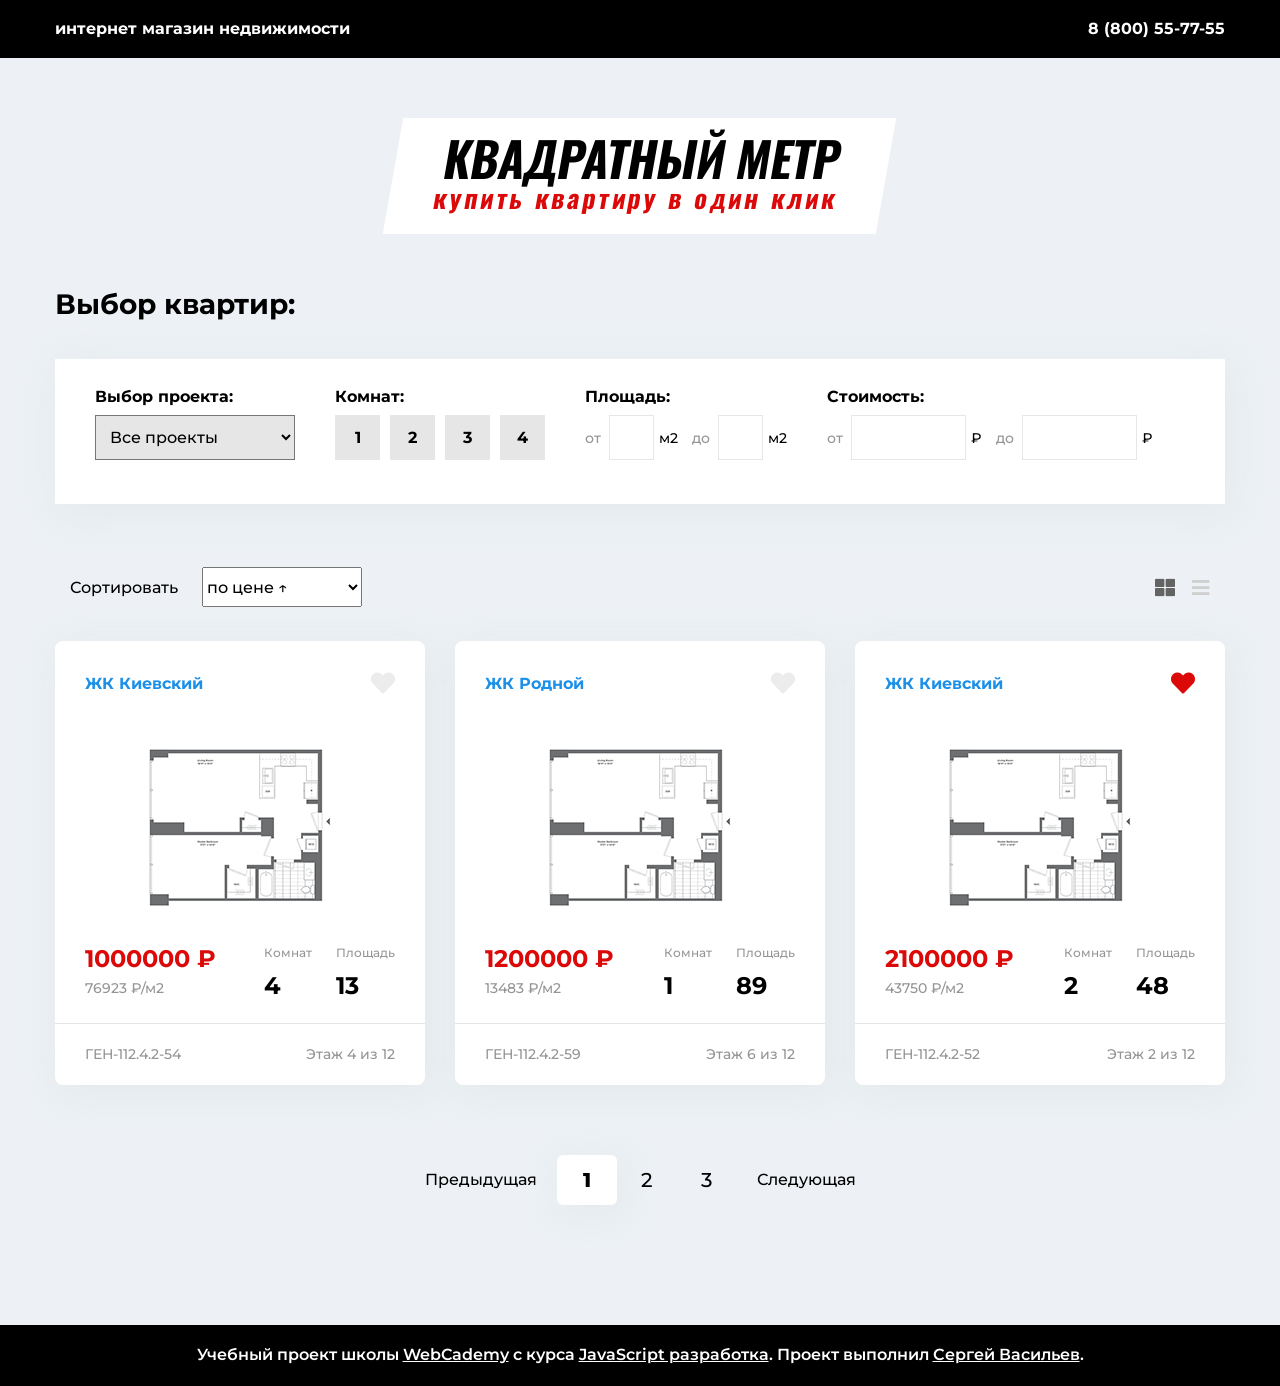
<file: index.html>
<!DOCTYPE html>
<html lang="ru">

<head>
	<meta charset="UTF-8">
	<title>Главная - магазин "Квадратный метр"</title>
	<link rel="stylesheet" href="libs/bootstrap/css/bootstrap.min.css">
	<link rel="stylesheet" href="css/main.css">
	<link rel="stylesheet" href="https://cdnjs.cloudflare.com/ajax/libs/font-awesome/5.8.2/css/all.min.css">
	<link
		href="https://fonts.googleapis.com/css?family=Montserrat:500,600,700,800|Oswald:700&display=swap&subset=cyrillic-ext"
		rel="stylesheet">

</head>

<body>

	<div class="top-panel">
		<div class="top-panel__container">
			<div class="top-panel__title">интернет магазин недвижимости</div>
			<div class="top-panel__phone"><a href="tel:+8800557755">8 (800) 55-77-55</a></div>
		</div>
	</div>

	<div class="logo-wrapper">
		<div class="logo">
			<div class="logo__title">КВАДРАТНЫЙ МЕТР</div>
			<div class="logo__subtitle">купить квартиру в один клик</div>
		</div>
	</div>

	<div class="container p-0">
		<div class="heading-1">Выбор квартир:</div>
		<div class="filter">
			<div class="filter__col">
				<div class="filter__label">Выбор проекта:</div>
				<select name="" id="" class="filter__dropdown" data-filter-label>
					<option value="">Все проекты</option>

				</select>
			</div>
			<div class="filter__col rooms">
				<div class="filter__label">Комнат:</div>
				<div class="rooms__wrapper">
					<input type="checkbox" id="rooms_1" class="rooms__checkbox" data-filter-rooms="1"><label for="rooms_1"
						class="rooms__btn">1</label>
					<input type="checkbox" id="rooms_2" class="rooms__checkbox" data-filter-rooms="2"><label for="rooms_2"
						class="rooms__btn ">2</label>
					<input type="checkbox" id="rooms_3" class="rooms__checkbox" data-filter-rooms="3"><label for="rooms_3"
						class="rooms__btn">3</label>
					<input type="checkbox" id="rooms_4" class="rooms__checkbox" data-filter-rooms="4"><label for="rooms_4"
						class="rooms__btn">4</label>
				</div>
			</div>
			<div class="filter__col">
				<div class="filter__label">Площадь:</div>
				<div class="range__wrapper">
					<div class="range">
						<label for="" class="range__label">от</label>
						<input type="number" data-range-min class="range__input">
						<div class="range__value" >м2</div>
					</div>
					<div class="range">
						<label for="" class="range__label">до</label>
						<input type="number" data-range-max class="range__input">
						<div class="range__value"  >м2</div>
					</div>
				</div>
			</div>
			<div class="filter__col">
				<div class="filter__label">Стоимость:</div>
				<div class="range__wrapper">
					<div class="range">
						<label for="" class="range__label">от</label>
						<input type="number" class="range__input range__input--price" data-price-min>
						<div class="range__value">₽</div>
					</div>
					<div class="range">
						<label for="" class="range__label">до</label>
						<input type="number" class="range__input range__input--price" data-price-max>
						<div class="range__value">₽</div>
					</div>
				</div>
			</div>
		</div>
		<div class="filter__buttons" style="display: none; text-align: center;">
			<button class="filter__reset " data-reset-filter>Сбросить фильтр</button>
		</div>
	</div>

	<div class="view-options-wrapper">
		<div class="container">
			<!-- view-options -->
			<div class="view-options">
				<div class="view-options__sort">
					<label for="sort-cards-by" class="view-options__label">Сортировать</label>
					<select id="sort-cards-by" name="" id="" class="view-options__select" data-sorter>
						<option value="priceAsc">по цене ↑</option>
						<option value="priceDesc">по цене ↓</option>
						<option value="squareAsc">по площади ↑</option>
						<option value="squareDesc">по площади ↓</option>
					</select>
				</div>
				<div class="view-options__type">
					<a href="#" class="view-options__type-item view-options__type-item--active" data-view-mode="showcase">
						<i class="fas fa-th-large"></i>
					</a>
					<a href="#" class="view-options__type-item" data-view-mode="table">
						<i class="fas fa-bars"></i>
					</a>
				</div>
			</div>
			<!-- // view-options -->
		</div>
	</div>

	<!-- cards-wrapper -->
	<div data-showcase></div>
	<div data-table></div>



	<!-- pagination -->
	<div data-pages class="pagination">
		<a href="#" class="pagination__link">Предыдущая</a>
		<a href="#" class="pagination__link">Следующая</a>
	</div>
	<!-- // pagination -->

	<div class="footer">
		<div class="contaier">
			<p>Учебный проект школы <a href="https://webcademy.ru/">WebCademy</a> с курса <a
					href="https://webcademy.ru/jscourse/">JavaScript разработка</a>. Проект выполнил <a href="#">Сергей
					Васильев</a>.</p>
		</div>
	</div>

	<script src="https://cdnjs.cloudflare.com/ajax/libs/jquery/3.4.1/jquery.min.js"></script>
	<script src="js/Model.js"></script>
	<script src="js/View-main.js"></script>
	<script src="js/Controller-main.js"></script>
	<script>
		Controller.start()
	</script>


</body>

</html>
</file>
<file: css/main.css>
* {
  box-sizing: border-box;
}
html {
  height: 100%;
}
body {
  height: 100%;
  margin: 0;
  padding: 0;
  font-family: 'Montserrat', sans-serif;
  background-color: #edf1f5;
}
.container {
  max-width: 1170px;
}
.heading-1 {
  color: #000000;
  font-size: 28px;
  font-weight: 700;
  line-height: 40px;
  margin: 0;
}
.top-panel {
  height: 58px;
  background-color: #000000;
  color: #FFF;
  font-size: 16px;
  font-weight: 700;
  line-height: 1;
}
.top-panel__container {
  max-width: 1170px;
  display: -webkit-box;
  display: flex;
  -webkit-box-pack: justify;
          justify-content: space-between;
  -webkit-box-align: center;
          align-items: center;
  height: 100%;
  margin-left: auto;
  margin-right: auto;
}
.top-panel__phone {
  color: #ffffff;
  text-decoration: none;
}
.top-panel__phone a {
  color: #ffffff;
  text-decoration: none;
}
.top-panel__phone a:hover {
  text-decoration: underline;
}
.logo-wrapper {
  padding-top: 60px;
  padding-bottom: 50px;
  text-align: center;
}
.logo {
  display: inline-block;
  margin: 0 auto;
  font-family: 'Oswald', sans-serif;
  -webkit-transform: skewX(-10deg);
          transform: skewX(-10deg);
  background-color: #FFF;
  padding: 20px 45px 16px;
}
.logo__title {
  color: #000000;
  font-size: 48px;
  font-weight: 700;
  line-height: 40px;
}
.logo__subtitle {
  color: #dc0909;
  font-size: 26px;
  font-weight: 700;
  line-height: 40px;
  letter-spacing: 2.86px;
}
.filter {
  display: -webkit-box;
  display: flex;
  margin-top: 35px;
  margin-bottom: 30px;
  box-shadow: 4px 7px 35px rgba(198, 211, 214, 0.3);
  background-color: #ffffff;
  padding: 30px 40px 44px 40px;
}
.filter__col {
  margin-right: 40px;
}
.filter__col:last-child {
  margin-right: 0px;
}
.filter__label {
  color: #000000;
  font-size: 16px;
  font-weight: 700;
  line-height: 1;
  margin-bottom: 10px;
  display: block;
}
.filter__dropdown {
  width: 200px;
  height: 45px;
  background-color: #e6e6e6;
  padding-left: 10px;
  color: #000000;
  font-size: 16px;
  font-weight: 500;
  line-height: 1;
}
.rooms__wrapper {
  display: -webkit-box;
  display: flex;
}
.rooms__checkbox {
  display: none;
}
.rooms__btn {
  margin-bottom: 0;
  width: 45px;
  height: 45px;
  background-color: #e6e6e6;
  color: #000000;
  font-size: 16px;
  font-weight: 700;
  line-height: 45px;
  margin-right: 10px;
  text-align: center;
  cursor: pointer;
}
.rooms__btn:last-child {
  margin-right: 0px;
}
.rooms__btn:hover {
  opacity: 0.8;
}
.rooms__btn--active {
  background-color: #e51414;
  color: #FFF;
}
.range__wrapper {
  display: -webkit-box;
  display: flex;
}
.range {
  display: -webkit-box;
  display: flex;
  -webkit-box-align: center;
          align-items: center;
}
.range:not(:last-child) {
  margin-right: 14px;
}
.range__label {
  color: #959595;
  font-size: 14px;
  font-weight: 500;
  line-height: 1;
  margin-bottom: 0;
  margin-right: 8px;
}
.range__input {
  margin-right: 5px;
  width: 45px;
  height: 45px;
  border: 1px solid #e6e6e6;
  background-color: #ffffff;
  text-align: center;
  color: #000000;
  font-size: 16px;
  font-weight: 500;
  line-height: 45px;
}
.range__input--price {
  width: 115px;
}
.range__value {
  color: #000000;
  font-size: 14px;
  font-weight: 500;
  line-height: 1;
}
.filter__buttons {
  display: -webkit-box;
  display: flex;
  -webkit-box-pack: justify;
          justify-content: space-between;
}
.filter__show {
  width: 940px;
  height: 78px;
  border-radius: 8px;
  background-color: #dc0909;
  border: none;
  color: #ffffff;
  font-size: 18px;
  font-weight: 700;
  line-height: 40px;
}
.filter__show:hover {
  opacity: 0.8;
}
.filter__reset {
  position: relative;
  width: 210px;
  height: 78px;
  padding-right: 24px;
  border: none;
  background-color: transparent;
  color: #b8b8b8;
  font-size: 16px;
  font-weight: 500;
  line-height: 1;
}
.filter__reset:hover {
  opacity: 0.9;
  text-decoration: underline;
}
.filter__reset:after {
  position: absolute;
  content: "";
  display: block;
  width: 14px;
  height: 14px;
  right: 10px;
  top: 50%;
  background-image: url('../img/icons/multiply.png');
  background-repeat: no-repeat;
  -webkit-transform: translateY(-50%);
          transform: translateY(-50%);
}
.card {
  display: -webkit-box;
  display: flex;
  -webkit-box-orient: vertical;
  -webkit-box-direction: normal;
          flex-direction: column;
  margin-bottom: 30px;
  border: none;
  box-shadow: 4px 7px 35px rgba(198, 211, 214, 0.3);
  border-radius: 8px;
  background-color: #ffffff;
}
.card__header {
  display: -webkit-box;
  display: flex;
  -webkit-box-pack: justify;
          justify-content: space-between;
  -webkit-box-align: center;
          align-items: center;
  padding: 25px 30px 15px;
}
.card__title {
  color: #1c90e9;
  font-size: 16px;
  font-weight: 700;
  line-height: 1.3;
  text-decoration: none;
}
.card__title:hover {
  text-decoration: underline;
}
.card__like {
  cursor: pointer;
  font-size: 24px;
  color: #ECECEC;
}
.card__like:hover {
  color: #ff0000;
}
.card__like--active {
  color: #DC0909;
}
.card__like--active:hover {
  opacity: 0.8;
}
.card__img {
  height: 220px;
  display: -webkit-box;
  display: flex;
  -webkit-box-pack: center;
          justify-content: center;
  -webkit-box-align: center;
          align-items: center;
}
.card__desc {
  display: -webkit-box;
  display: flex;
  -webkit-box-pack: justify;
          justify-content: space-between;
  padding: 10px 30px 10px;
}
.card__price {
  display: -webkit-box;
  display: flex;
  -webkit-box-orient: vertical;
  -webkit-box-direction: normal;
          flex-direction: column;
}
.card__price-total {
  color: #dc0909;
  font-size: 24px;
  font-weight: 700;
  line-height: 1;
  margin-bottom: 10px;
}
.card__price-per-meter {
  color: #959595;
  font-size: 14px;
  font-weight: 500;
  line-height: 1;
}
.card__params {
  margin-bottom: 15px;
}
.card__footer {
  display: -webkit-box;
  display: flex;
  -webkit-box-pack: justify;
          justify-content: space-between;
  padding: 20px 30px 20px;
  border-top: 1px solid #e5e5e5;
}
.card__art {
  color: #959595;
  font-size: 14px;
  font-weight: 500;
}
.card__floor {
  color: #959595;
  font-size: 14px;
  font-weight: 500;
}
.pagination {
  display: -webkit-box;
  display: flex;
  -webkit-box-pack: center;
          justify-content: center;
  padding: 40px 0;
}
.pagination__link {
  color: #000000;
  font-size: 16px;
  font-weight: 500;
  line-height: 50px;
  height: 50px;
}
.pagination__link:hover {
  color: #DC0909;
  text-decoration: none;
}
.pagination__link:first-child {
  margin-right: 20px;
}
.pagination__link:last-child {
  margin-left: 20px;
}
.pagination__page {
  width: 60px;
  height: 50px;
  text-align: center;
  color: #000000;
  font-size: 20px;
  line-height: 50px;
  font-weight: 500;
}
.pagination__page:hover {
  color: #DC0909;
  text-decoration: none;
}
.pagination__dots {
  height: 50px;
  text-align: center;
  color: #000000;
  font-size: 20px;
  line-height: 50px;
  font-weight: 500;
  margin-right: 20px;
}
.pagination__page--active {
  box-shadow: 4px 7px 35px rgba(198, 211, 214, 0.3);
  border-radius: 6px;
  background-color: #ffffff;
  font-weight: 800;
}
.view-options {
  height: 107px;
  display: -webkit-box;
  display: flex;
  -webkit-box-pack: justify;
          justify-content: space-between;
  -webkit-box-align: center;
          align-items: center;
}
.view-options__label {
  color: #000000;
  font-size: 16px;
  font-weight: 500;
  margin-right: 20px;
}
.view-options__select {
  width: 160px;
  height: 40px;
  color: #dc0909;
  color: #000000;
  font-size: 16px;
  font-weight: 500;
  line-height: 40px;
}
.view-options__type-item {
  margin-right: 12px;
  color: #CFCFCF;
  font-size: 20px;
  text-decoration: none;
}
.view-options__type-item:hover {
  color: #555;
  text-decoration: none;
}
.view-options__type-item:last-child {
  margin-right: 0;
}
.view-options__type-item--active {
  color: #636363;
}
.panels-filter {
  display: -webkit-box;
  display: flex;
  padding-left: 20px;
  padding-right: 20px;
  color: #959595;
  font-weight: 500;
}
.panels-filter__element {
  flex-shrink: 0;
  padding: 10px 0;
  text-align: center;
  margin-right: 15px;
}
.panels-filter__name {
  display: inline-block;
  position: relative;
  padding-right: 20px;
  font-size: 12px;
  line-height: 1;
}
.panels-filter__name:after {
  content: "";
  display: block;
  position: absolute;
  top: 50%;
  right: 0;
  -webkit-transform: translateY(-50%);
          transform: translateY(-50%);
  width: 10px;
  height: 5px;
  background-image: url("../img/icons/down-arrow.png");
  background-repeat: no-repeat;
  background-position: center;
  background-size: cover;
}
.panels-filter__name:hover {
  cursor: pointer;
  opacity: 0.8;
}
.panel {
  display: -webkit-box;
  display: flex;
  -webkit-box-pack: justify;
          justify-content: space-between;
  -webkit-box-align: center;
          align-items: center;
  height: 73px;
  padding-left: 20px;
  padding-right: 20px;
  margin-bottom: 10px;
  box-shadow: 4px 7px 35px rgba(198, 211, 214, 0.3);
  border-radius: 8px;
  background-color: #ffffff;
  text-align: center;
  color: #000000;
  font-size: 14px;
  font-weight: 500;
  line-height: 1;
}
.panel a {
  color: #1c90e9;
  text-decoration: none;
}
.panel__artikul {
  width: 120px;
}
.panel__name {
  width: 160px;
}
.panel__block {
  width: 70px;
}
.panel__floor {
  width: 70px;
}
.panel__rooms {
  width: 70px;
}
.panel__sq {
  width: 80px;
}
.panel__price-per-m {
  width: 100px;
}
.panel__price {
  color: #dc0909;
  width: 100px;
}
.panel__seller {
  width: 120px;
}
.panel__favourite {
  width: 100px;
}
.panel__favourite-btn {
  border: none;
  background-color: transparent;
  color: #ececec;
  font-size: 24px;
}
.panel__favourite-btn--active {
  color: #dc0909;
}
.panel__favourite-btn:hover {
  color: #dc0909;
}
.object {
  margin-top: 30px;
  margin-bottom: 90px;
  height: 600px;
  box-shadow: 4px 7px 35px rgba(198, 211, 214, 0.3);
  background-color: #ffffff;
  display: -webkit-box;
  display: flex;
}
.object__photo {
  position: relative;
  width: 800px;
  border-right: 1px solid #e5e5e5;
}
.object__photo-wrapper {
  position: absolute;
  width: 100%;
  height: 100%;
  display: -webkit-box;
  display: flex;
  -webkit-box-pack: center;
          justify-content: center;
  -webkit-box-align: center;
          align-items: center;
  padding: 80px 0 120px;
}
.object__photo-next {
  position: absolute;
  right: 50px;
  top: 50%;
  -webkit-transform: translateY(-50%);
          transform: translateY(-50%);
  width: 47px;
  height: 72px;
}
.object__photo-next:hover {
  opacity: 0.8;
  cursor: pointer;
}
.object__photo-prev {
  left: 50px;
  top: 50%;
  position: absolute;
  -webkit-transform: translateY(-50%);
          transform: translateY(-50%);
  width: 47px;
  height: 72px;
}
.object__photo-prev:hover {
  opacity: 0.8;
  cursor: pointer;
}
.object__photo-slider-nav {
  position: absolute;
  bottom: 80px;
  -webkit-transform: translate(-50%, -100%);
          transform: translate(-50%, -100%);
  left: 50%;
}
.object__desc {
  width: 370px;
  padding: 40px 30px;
}
.object__desc-name {
  padding-bottom: 30px;
  margin-bottom: 30px;
  border-bottom: 1px solid #e5e5e5;
  display: -webkit-box;
  display: flex;
  -webkit-box-orient: vertical;
  -webkit-box-direction: normal;
          flex-direction: column;
  -webkit-box-align: start;
          align-items: flex-start;
}
.object__desc-title {
  color: #000000;
  font-size: 24px;
  font-weight: 500;
  line-height: 1.5;
  margin-bottom: 20px;
}
.object__desc-details {
  padding-bottom: 20px;
  margin-bottom: 30px;
  border-bottom: 1px solid #e5e5e5;
}
.details {
  display: -webkit-box;
  display: flex;
  -webkit-box-orient: vertical;
  -webkit-box-direction: normal;
          flex-direction: column;
}
.details__row {
  display: -webkit-box;
  display: flex;
  -webkit-box-pack: justify;
          justify-content: space-between;
  -webkit-box-align: end;
          align-items: flex-end;
  padding-bottom: 35px;
}
.details__name {
  color: #959595;
  font-size: 14px;
  font-weight: 500;
  line-height: 1;
}
.details__value {
  color: #000000;
  font-size: 16px;
  font-weight: 500;
  line-height: 1;
}
.details__value--price {
  font-size: 24px;
  font-weight: 600;
}
.slider-nav {
  display: -webkit-box;
  display: flex;
  -webkit-box-pack: center;
          justify-content: center;
}
.slider-nav__dot {
  width: 12px;
  height: 12px;
  background-color: #e5e5e5;
  margin-right: 18px;
  border-radius: 50%;
}
.slider-nav__dot:last-child {
  margin-right: 0;
}
.slider-nav__dot--active {
  width: 12px;
  height: 12px;
  background-color: #e51414;
}
.slider-nav__dot:hover {
  cursor: pointer;
  opacity: 0.8;
}
.params {
  display: -webkit-box;
  display: flex;
}
.params__item {
  display: -webkit-box;
  display: flex;
  -webkit-box-orient: vertical;
  -webkit-box-direction: normal;
          flex-direction: column;
}
.params__item:not(:last-child) {
  margin-right: 24px;
}
.params__definition {
  color: #959595;
  font-size: 12px;
  font-weight: 500;
  line-height: 1;
  margin-bottom: 15px;
}
.params__value {
  color: #000000;
  font-size: 24px;
  font-weight: 700;
  line-height: 1;
}
.heading-slider {
  color: #000000;
  font-size: 36px;
  font-weight: 700;
  line-height: 1.3;
}
.slider {
  position: relative;
  margin-top: 30px;
  margin-bottom: 80px;
}
.slider__photo-wrapper img {
  width: 100%;
  height: 100%;
  -o-object-fit: cover;
     object-fit: cover;
}
.slider__control {
  position: absolute;
  top: 50%;
  -webkit-transform: translateY(-50%);
          transform: translateY(-50%);
  width: 100px;
  height: 140px;
  background-color: #FFF;
  opacity: 1;
}
.slider__control:hover {
  opacity: 0.8;
  cursor: pointer;
}
.slider__control--prev {
  left: 0;
  padding: 34px 30px 34px 24px;
}
.slider__control--next {
  right: 0;
  padding: 34px 24px 34px 30px;
}
.slider__control--disabled {
  opacity: 0.5;
}
.slider__control--disabled:hover {
  opacity: 0.5;
  cursor: default;
}
.slider__control--disabled img {
  opacity: 0.1;
}
.button-favourite {
  display: -webkit-box;
  display: flex;
  -webkit-box-align: center;
          align-items: center;
  -webkit-box-pack: center;
          justify-content: center;
  width: auto;
  height: 46px;
  padding-left: 20px;
  padding-right: 20px;
  border-radius: 23px;
  border: 3px solid #e5e5e5;
  background-color: #ffffff;
  text-align: center;
  color: #959595;
  font-size: 14px;
  font-weight: 500;
  line-height: 1;
}
.button-favourite i {
  color: #ECECEC;
  font-size: 24px;
  margin-right: 10px;
}
.button-favourite:hover {
  opacity: 0.8;
  cursor: pointer;
}
.button-favourite:hover i {
  color: #E51414;
}
.button-order {
  display: block;
  height: 68px;
  border-radius: 32px;
  background-color: #e51414;
  padding-top: 22px;
  margin-bottom: 10px;
  text-align: center;
  color: #ffffff;
  font-size: 22px;
  font-weight: 700;
  line-height: 1;
}
.button-order:hover {
  opacity: 0.8;
  cursor: pointer;
}
.button-preview {
  display: block;
  height: 68px;
  border-radius: 32px;
  border: 3px solid #e5e5e5;
  background-color: #ffffff;
  padding-top: 21px;
  text-align: center;
  color: #000000;
  font-size: 18px;
  font-weight: 700;
  line-height: 1;
}
.button-preview:hover {
  opacity: 0.8;
  cursor: pointer;
  background-color: #E7E7E7;
}
.back-to-results {
  display: inline-block;
  width: 100%;
  height: 78px;
  box-shadow: 4px 7px 35px rgba(198, 211, 214, 0.3);
  border-radius: 8px;
  background-color: #ffffff;
  text-align: center;
  padding-top: 27px;
  color: #000000;
  font-size: 18px;
  font-weight: 700;
  line-height: 1;
}
.back-to-results:hover {
  opacity: 0.8;
  text-decoration: none;
}
.footer {
  margin-top: 80px;
  background-color: #000000;
  padding: 20px 0;
  text-align: center;
  color: #ffffff;
  font-size: 16px;
  font-weight: 600;
  line-height: 1.3;
}
.footer p {
  margin-top: 0;
  margin-bottom: 0;
}
.footer a {
  text-decoration: underline;
  color: #FFF;
}
.mt-0 {
  margin-top: 0;
}
.mt-5 {
  margin-top: 5px;
}
.mt-10 {
  margin-top: 10px;
}
.mt-15 {
  margin-top: 15px;
}
.mt-20 {
  margin-top: 20px;
}
.mt-25 {
  margin-top: 25px;
}
.mt-30 {
  margin-top: 30px !important;
}
.mt-35 {
  margin-top: 35px;
}
.mt-40 {
  margin-top: 40px;
}
.mt-45 {
  margin-top: 45px;
}
.mt-50 {
  margin-top: 50px;
}
.mt-55 {
  margin-top: 55px;
}
.mt-60 {
  margin-top: 60px;
}
.mt-65 {
  margin-top: 65px;
}
.mt-70 {
  margin-top: 70px;
}
.mt-75 {
  margin-top: 75px;
}
.mt-80 {
  margin-top: 80px;
}
.mt-85 {
  margin-top: 85px;
}
.mt-90 {
  margin-top: 90px;
}
.mt-95 {
  margin-top: 95px;
}
.mt-100 {
  margin-top: 100px;
}
.mb-0 {
  margin-bottom: 0;
}
.mb-5 {
  margin-bottom: 5px;
}
.mb-10 {
  margin-bottom: 10px;
}
.mb-15 {
  margin-bottom: 15px !important;
}
.mb-20 {
  margin-bottom: 20px;
}
.mb-25 {
  margin-bottom: 25px;
}
.mb-30 {
  margin-bottom: 30px;
}
.mb-35 {
  margin-bottom: 35px;
}
.mb-40 {
  margin-bottom: 40px;
}
.mb-45 {
  margin-bottom: 45px;
}
.mb-50 {
  margin-bottom: 50px;
}
.mb-55 {
  margin-bottom: 55px;
}
.mb-60 {
  margin-bottom: 60px;
}
.mb-65 {
  margin-bottom: 65px;
}
.mb-70 {
  margin-bottom: 70px;
}
.mb-75 {
  margin-bottom: 75px;
}
.mb-80 {
  margin-bottom: 80px;
}
.mb-85 {
  margin-bottom: 85px;
}
.mb-90 {
  margin-bottom: 90px;
}
.mb-95 {
  margin-bottom: 95px;
}
.mb-100 {
  margin-bottom: 100px;
}
.mb-120 {
  margin-bottom: 120px;
}
.ml-0 {
  margin-left: 0;
}
.ml-5 {
  margin-left: 5px;
}
.ml-10 {
  margin-left: 10px;
}
.ml-15 {
  margin-left: 15px;
}
.ml-20 {
  margin-left: 20px;
}
.ml-25 {
  margin-left: 25px;
}
.ml-30 {
  margin-left: 30px;
}
.ml-35 {
  margin-left: 35px;
}
.ml-40 {
  margin-left: 40px;
}
.ml-45 {
  margin-left: 45px;
}
.ml-50 {
  margin-left: 50px;
}
.ml-55 {
  margin-left: 55px;
}
.ml-60 {
  margin-left: 60px;
}
.ml-65 {
  margin-left: 65px;
}
.ml-70 {
  margin-left: 70px;
}
.ml-75 {
  margin-left: 75px;
}
.ml-80 {
  margin-left: 80px;
}
.ml-85 {
  margin-left: 85px;
}
.ml-90 {
  margin-left: 90px;
}
.ml-95 {
  margin-left: 95px;
}
.ml-100 {
  margin-left: 100px;
}
.mr-0 {
  margin-right: 0;
}
.mr-5 {
  margin-right: 5px;
}
.mr-10 {
  margin-right: 10px;
}
.mr-15 {
  margin-right: 15px;
}
.mr-20 {
  margin-right: 20px;
}
.mr-25 {
  margin-right: 25px;
}
.mr-30 {
  margin-right: 30px;
}
.mr-35 {
  margin-right: 35px;
}
.mr-40 {
  margin-right: 40px;
}
.mr-45 {
  margin-right: 45px;
}
.mr-50 {
  margin-right: 50px;
}
.mr-55 {
  margin-right: 55px;
}
.mr-60 {
  margin-right: 60px;
}
.mr-65 {
  margin-right: 65px;
}
.mr-70 {
  margin-right: 70px;
}
.mr-75 {
  margin-right: 75px;
}
.mr-80 {
  margin-right: 80px;
}
.mr-85 {
  margin-right: 85px;
}
.mr-90 {
  margin-right: 90px;
}
.mr-95 {
  margin-right: 95px;
}
.mr-100 {
  margin-right: 100px;
}
.no-margins {
  margin: 0;
}
.pt-0 {
  padding-top: 0;
}
.pt-5 {
  padding-top: 5px;
}
.pt-10 {
  padding-top: 10px;
}
.pt-15 {
  padding-top: 15px;
}
.pt-20 {
  padding-top: 20px;
}
.pt-25 {
  padding-top: 25px;
}
.pt-30 {
  padding-top: 30px;
}
.pt-35 {
  padding-top: 35px;
}
.pt-40 {
  padding-top: 40px;
}
.pt-45 {
  padding-top: 45px;
}
.pt-50 {
  padding-top: 50px;
}
.pt-55 {
  padding-top: 55px;
}
.pt-60 {
  padding-top: 60px;
}
.pt-65 {
  padding-top: 65px;
}
.pt-70 {
  padding-top: 70px;
}
.pt-75 {
  padding-top: 75px;
}
.pt-80 {
  padding-top: 80px;
}
.pt-85 {
  padding-top: 85px;
}
.pt-90 {
  padding-top: 90px;
}
.pt-95 {
  padding-top: 95px;
}
.pt-100 {
  padding-top: 100px;
}
.pb-0 {
  padding-bottom: 0;
}
.pb-5 {
  padding-bottom: 5px;
}
.pb-10 {
  padding-bottom: 10px;
}
.pb-15 {
  padding-bottom: 15px;
}
.pb-20 {
  padding-bottom: 20px;
}
.pb-25 {
  padding-bottom: 25px;
}
.pb-30 {
  padding-bottom: 30px;
}
.pb-35 {
  padding-bottom: 35px;
}
.pb-40 {
  padding-bottom: 40px;
}
.pb-45 {
  padding-bottom: 45px;
}
.pb-50 {
  padding-bottom: 50px;
}
.pb-55 {
  padding-bottom: 55px;
}
.pb-60 {
  padding-bottom: 60px;
}
.pb-65 {
  padding-bottom: 65px;
}
.pb-70 {
  padding-bottom: 70px;
}
.pb-75 {
  padding-bottom: 75px;
}
.pb-80 {
  padding-bottom: 80px;
}
.pb-85 {
  padding-bottom: 85px;
}
.pb-90 {
  padding-bottom: 90px;
}
.pb-95 {
  padding-bottom: 95px;
}
.pb-100 {
  padding-bottom: 100px;
}
.pb-100 {
  padding-bottom: 100px;
}
.pb-120 {
  padding-bottom: 120px;
}
.pl-0 {
  padding-left: 0;
}
.pl-5 {
  padding-left: 5px;
}
.pl-10 {
  padding-left: 10px;
}
.pl-15 {
  padding-left: 15px;
}
.pl-20 {
  padding-left: 20px;
}
.pl-25 {
  padding-left: 25px;
}
.pl-30 {
  padding-left: 30px;
}
.pl-35 {
  padding-left: 35px;
}
.pl-40 {
  padding-left: 40px;
}
.pl-45 {
  padding-left: 45px;
}
.pl-50 {
  padding-left: 50px;
}
.pl-55 {
  padding-left: 55px;
}
.pl-60 {
  padding-left: 60px;
}
.pl-65 {
  padding-left: 65px;
}
.pl-70 {
  padding-left: 70px;
}
.pl-75 {
  padding-left: 75px;
}
.pl-80 {
  padding-left: 80px;
}
.pl-85 {
  padding-left: 85px;
}
.pl-90 {
  padding-left: 90px;
}
.pl-95 {
  padding-left: 95px;
}
.pl-100 {
  padding-left: 100px;
}
.pr-0 {
  padding-right: 0;
}
.pr-5 {
  padding-right: 5px;
}
.pr-10 {
  padding-right: 10px;
}
.pr-15 {
  padding-right: 15px;
}
.pr-20 {
  padding-right: 20px;
}
.pr-25 {
  padding-right: 25px;
}
.pr-30 {
  padding-right: 30px;
}
.pr-35 {
  padding-right: 35px;
}
.pr-40 {
  padding-right: 40px;
}
.pr-45 {
  padding-right: 45px;
}
.pr-50 {
  padding-right: 50px;
}
.pr-55 {
  padding-right: 55px;
}
.pr-60 {
  padding-right: 60px;
}
.pr-65 {
  padding-right: 65px;
}
.pr-70 {
  padding-right: 70px;
}
.pr-75 {
  padding-right: 75px;
}
.pr-80 {
  padding-right: 80px;
}
.pr-85 {
  padding-right: 85px;
}
.pr-90 {
  padding-right: 90px;
}
.pr-95 {
  padding-right: 95px;
}
.pr-100 {
  padding-right: 100px;
}
.no-paddings {
  padding: 0;
}
/* Floats */
.float-right {
  float: right;
}
.float-left {
  float: left;
}
.clearfix::after,
.clearfix::before {
  content: '';
  display: table;
  clear: both;
}
/* Text align */
.text-center {
  text-align: center;
}
.text-left {
  text-align: left;
}
.text-right {
  text-align: right;
}
.text-justify {
  text-align: justify;
}
/* Font weight */
.light {
  font-weight: 300;
}
.normal {
  font-weight: 400;
}
.strong {
  font-weight: 700;
}
/*# sourceMappingURL=main.css.map */
</file>
